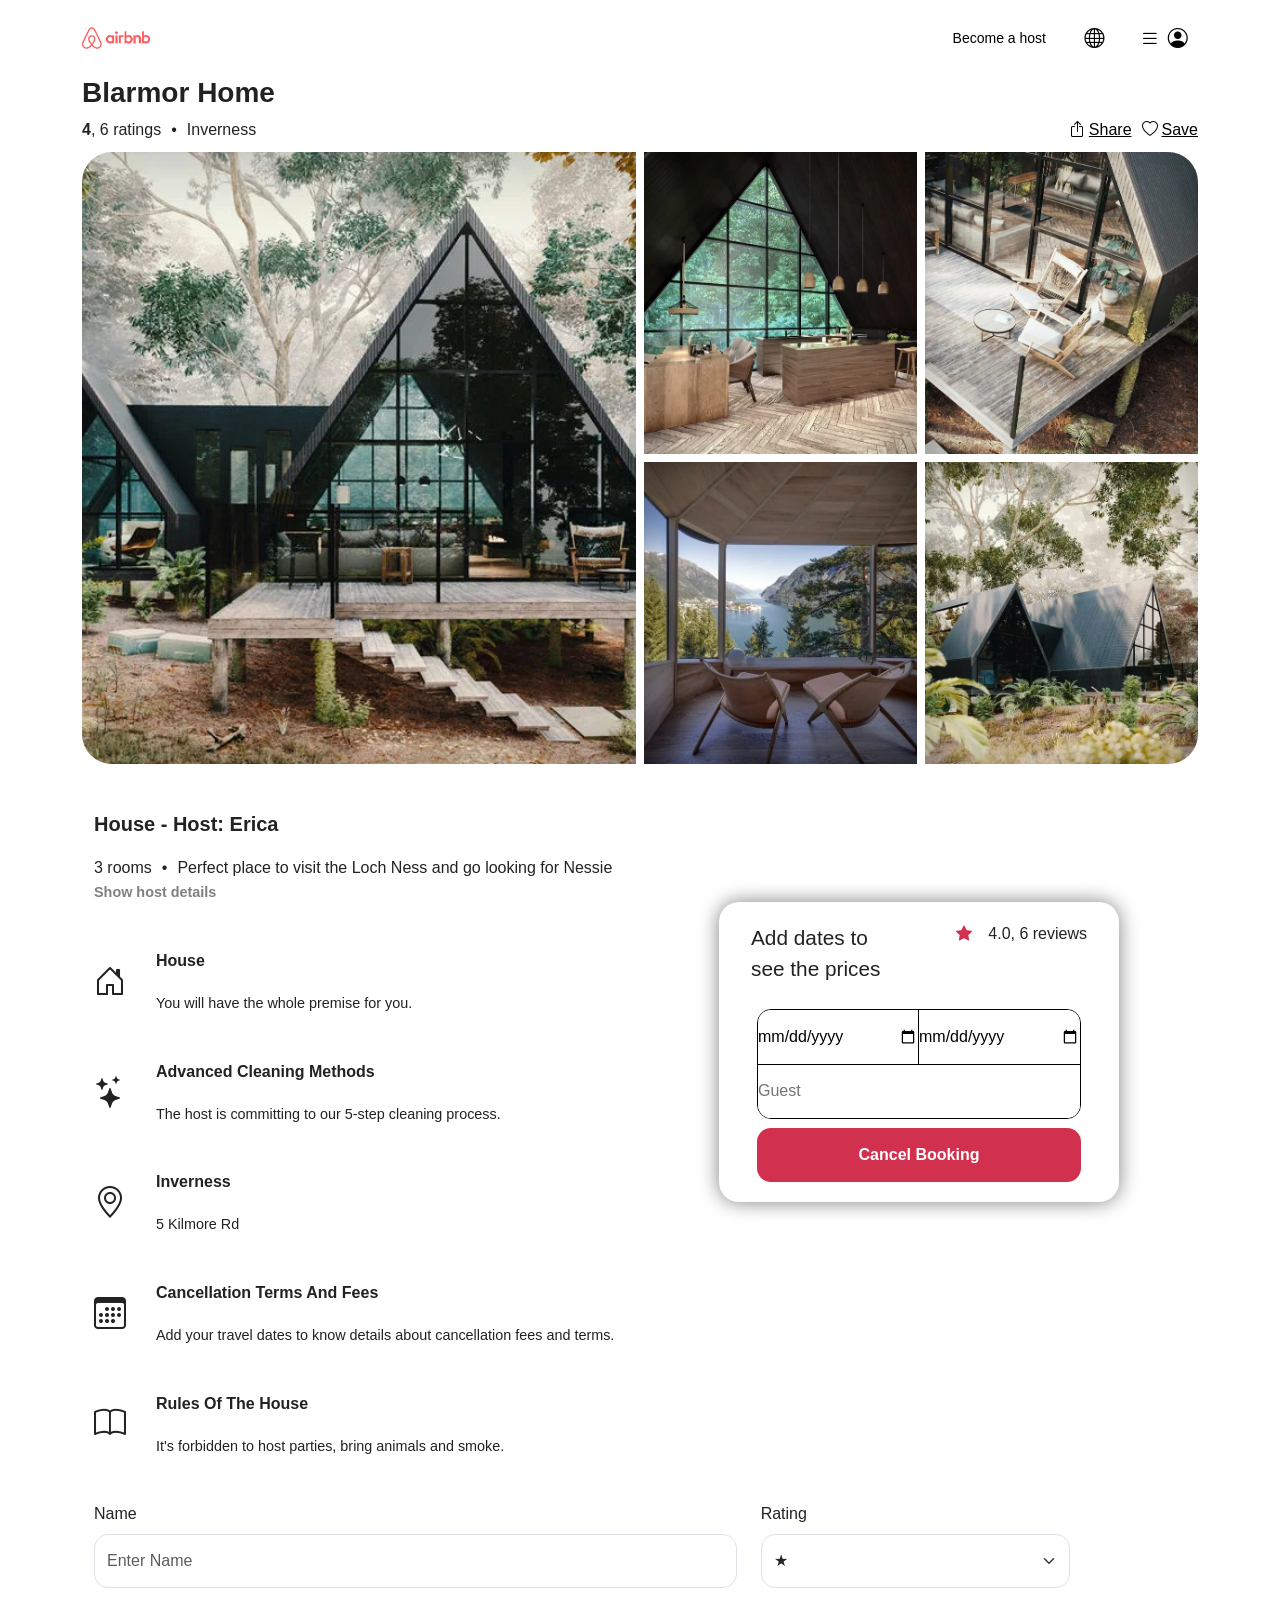
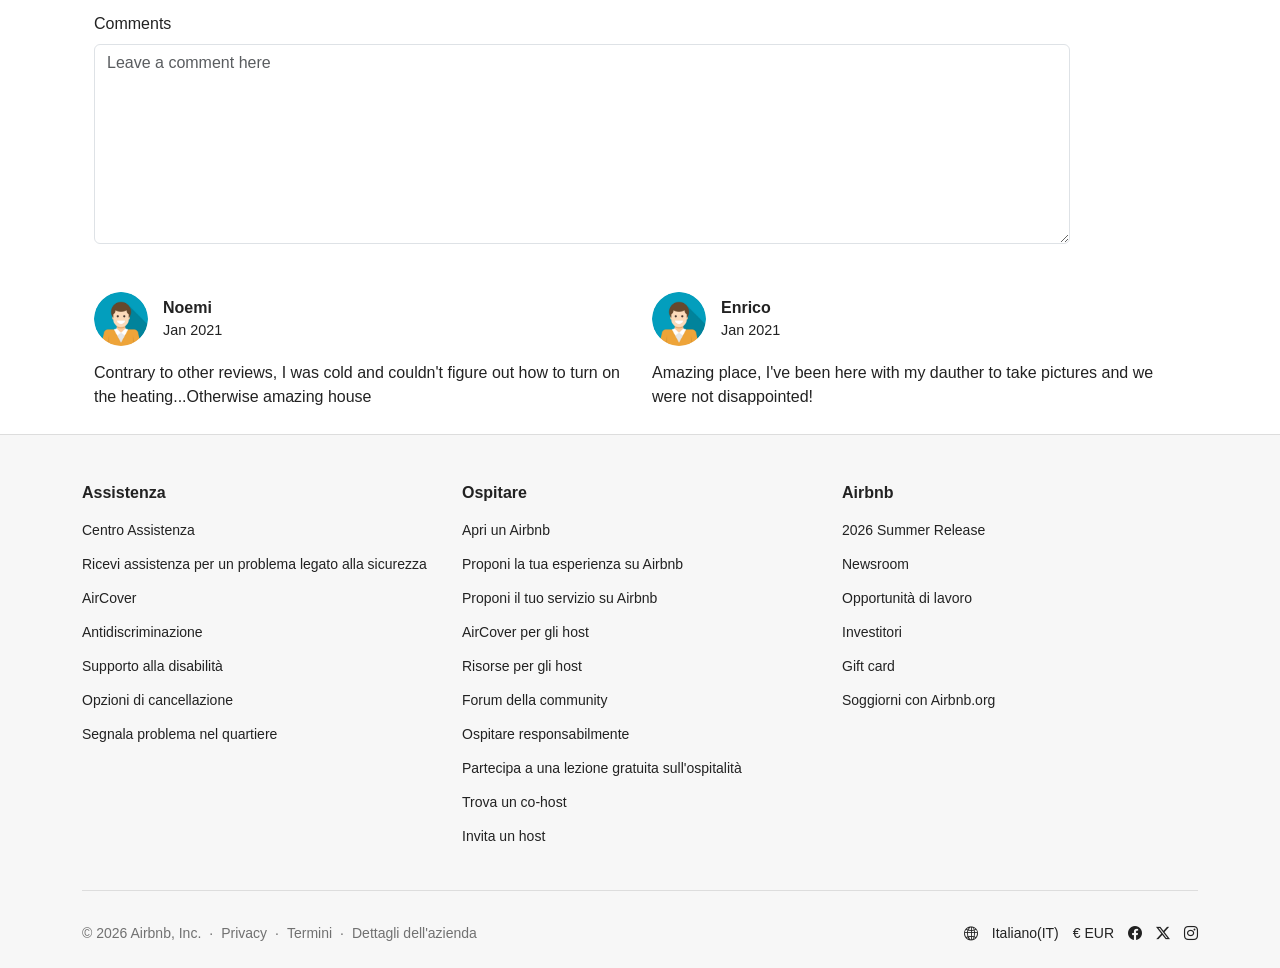
<file: dettaglio.html>
<!DOCTYPE html>
<html lang="it">
<head>
    <meta charset="UTF-8">
    <meta name="viewport" content="width=device-width, initial-scale=1.0">
    <title>Dettaglio</title>
    <link href="https://cdn.jsdelivr.net/npm/bootstrap@5.3.8/dist/css/bootstrap.min.css" rel="stylesheet" integrity="sha384-sRIl4kxILFvY47J16cr9ZwB07vP4J8+LH7qKQnuqkuIAvNWLzeN8tE5YBujZqJLB" crossorigin="anonymous">
    <link rel="stylesheet" href="https://cdn.jsdelivr.net/npm/bootstrap-icons@1.13.1/font/bootstrap-icons.min.css">
    <link rel="stylesheet" href="header.css">
    <link rel="stylesheet" href="styleDettaglio.css">
    

</head>
<body>
    <header class="topbar">
        <nav class="navbar navbar-expand-lg py-3">
            <div class="container-xl"><!--fix-->

                <!-- logo -->
                <a href="/index.html" class="navbar-brand brand me-0">
                    <img src="assets/logo-pink.png" alt="Airbnb logo">
                </a>

                    <!-- bottone hamburger -->
                <button class="navbar-toggler custom-toggler border-0 shadow-none" type="button" data-bs-toggle="collapse" data-bs-target="#airbnbNavbar" aria-controls="airbnbNavbar" aria-expanded="false" aria-label="Toggle navigation">
                    <span class="navbar-toggler-icon"></span>
                </button>

                    <!-- contenuto collassabile -->
                <div class="collapse navbar-collapse justify-content-end" id="airbnbNavbar">

                    <!-- parte destra -->
                        <div class="d-flex flex-column flex-lg-row align-items-start align-items-lg-center gap-2 gap-lg-3 topbar-right">
                        <a href="#" class="host-link text-decoration-none">Become a host</a>

                        <button class="icon-btn d-flex align-items-center justify-content-center" type="button">
                            <i class="bi bi-globe"></i>
                        </button>

                        <button class="profile-btn align-items-center gap-2" type="button">
                            <i class="bi bi-list" style="color: black;"></i>
                            <i class="bi bi-person-circle"></i>
                        </button>
                        </div>
                </div>
            </div>
        </nav>
    </header>
    <main>
        <div class="container-md">
            <section class="mb-5" id="section-Image">
                <h3 class="text-capitalize">blarmor home</h3>
                <div id="info-section-Image">
                    <div id="ratings-section-Image">
                        <p><span>4</span>, 6 ratings</p>
                        <p class="text-capitalize">inverness</p>
                    </div>
                    <div id="others-actions">
                        <a href="#" class="d-flex gap-1">
                            <i class="bi bi-box-arrow-up"></i>
                            <p>Share</p>
                        </a>
                        <a href="#" class="d-flex gap-1">
                            <i class="bi bi-heart"></i>
                            <p>Save</p>
                        </a>
                        
                    </div>
                </div>
                <div class="container" id="images">
                    <div class="row g-2">
                        <div class="col-12 col-md-6">
                            <img src="/assets/1.webp" alt="immagine bnb" >
                        </div>
                        <div class="col-12 col-md-6">
                            <div class="row g-2">
                                <div class="col-6">
                                    <img src="/assets/2.webp" alt="airbnb">
                                </div>
                                <div class="col-6">
                                    <img src="/assets/3.webp" alt="airbnb">
                                </div>
                                <div class="col-6">
                                    <img src="/assets/4.webp" alt="airbnb">
                                </div>
                                <div class="col-6">
                                    <img src="/assets/5.webp" alt="airbnb">
                                </div>
                            </div>
                        </div>
                    </div>
                </div>
            </section>
            <section id="section-Descrizione">
                <div class="container">
                    <div class="row">
                        <div class="col-12 col-md-6">
                            <h5 class="text-capitalize">house - host: Erica</h5>
                            <div class="d-flex" id="descriptionPlace">
                                <p style="white-space: nowrap;">3 rooms</p>
                                <p>Perfect place to visit the Loch Ness and go looking for Nessie</p>
                            </div>
                            
                            <a href="#">Show host details</a>
                            
                            <ul>
                                <li>
                                    <i class="bi bi-house-door"></i>
                                    <div>
                                        <p>House</p>
                                        <p>You will have the whole premise for you.</p>
                                    </div>
                                </li>
                                <li>
                                    <i class="bi bi-stars"></i>
                                    <div>
                                        <p>advanced cleaning methods</p>
                                        <p>The host is committing to our 5-step cleaning process.</p>
                                    </div>
                                </li>
                                <li>
                                    <i class="bi bi-geo-alt"></i>
                                    <div>
                                        <p>inverness</p>
                                        <p>5 Kilmore Rd</p>
                                    </div>
                                </li>
                                <li>
                                    <i class="bi bi-calendar3"></i>
                                    <div>
                                        <p>cancellation terms and fees</p>
                                        <p>Add your travel dates to know details about cancellation fees and terms.</p>
                                    </div>
                                </li>
                                <li>
                                    <i class="bi bi-book"></i>
                                    <div>
                                        <p>rules of the house</p>
                                        <p>It's forbidden to host parties, bring animals and smoke.</p>
                                    </div>
                                </li>
                            </ul>
                        </div>
                        <div class="col-12 col-md-6">
                            <div class="d-flex justify-content-center">
                                <form class="row justify-content-center" id="datePrice">
                                    <div class="d-flex justify-content-between mb-4">
                                        <p>Add dates to <br>see the prices</p>
                                        <div class="d-flex gap-3">
                                            <i class="bi bi-star-fill"></i>
                                            <p>4.0, 6 reviews</p>
                                        </div>
                                    </div>
                                    <div class="container" id="formsDateGuest">
                                        <div class="row">
                                            <div class="col-6 p-0 " id="firstFormDate">
                                                <input type="date">
                                            </div>
                                            <div class="col-6 p-0">
                                                <input type="date">
                                            </div>
                                        </div>
                                        <div class="row">
                                            <div class="col-12 p-0">
                                                <input type="text" placeholder="Guest">
                                            </div>
                                        </div>
                                    </div>
                                    
                                    <button type="submit">Cancel Booking</button>
                                    
                                </form>
                            </div>
                        </div>
                    </div>
                </div>

                <form class="container mb-5">
                    <div class="row mb-4">
                        <div class="col-12 col-md-8">
                            <label for="fname" class="form-label">Name</label>
                            <input type="text" class="form-control" id="fname" name="firstname" placeholder="Enter Name">
                        </div>
                        <div class="col-12 col-md-4">
                            <label for="rating" class="form-label">Rating</label>
                            <select class="form-select" id="rating" name="ratings">
                                <option value="1">
                                    ★
                                </option>
                                <option value="2">
                                    ★★
                                </option>
                                <option value="3">
                                    ★★★
                                </option>
                                <option value="4">
                                    ★★★★
                                </option>
                                <option value="5">
                                    ★★★★★
                                </option>
                            </select>
                        </div>
                    </div>
                    <div class="row">
                        <div class="col">
                            <label for="floatingTextarea2" class="form-label">Comments</label>
                            <textarea class="form-control" placeholder="Leave a comment here" id="floatingTextarea2" style="height: 200px"></textarea>
                        </div>
                    </div>
                </form>
                
            </section>
            <section id="section-Recensioni">
                <div class="container">
                    <div class="row">
                        <div class="col-12 col-md-6 commentUser">
                            <div class="infoUtente">
                                <div>
                                    <img src="/assets/propic.png" alt="immagine profilo" class="img-fluid">
                                </div>
                                <div>
                                    <p>Noemi</p>
                                    <p>Jan 2021</p>
                                </div>
                            </div>
                            <p>Contrary to other reviews, I was cold and couldn't figure out how to turn on the heating...Otherwise amazing house</p>
                        </div>
                        <div class="col-12 col-md-6 commentUser">
                            <div class="infoUtente">
                                <div>
                                    <img src="/assets/propic.png" alt="immagine profilo" class="img-fluid">
                                </div>
                                <div>
                                    <p>Enrico</p>
                                    <p>Jan 2021</p>
                                </div>
                            </div>
                            <p>Amazing place, I've been here with my dauther to take pictures and we were not disappointed!</p>
                        </div>
                    </div>
                </div>
            </section>
        </div>
        
    </main>
    <footer>

        <div class="container">
            <div class="row">
                <div class="col-12 col-md-4">

                    <h6>Assistenza</h6>
                    <ul>
                        <li><a href="#">Centro Assistenza</a></li>
                        <li><a href="#">Ricevi assistenza per un problema legato alla sicurezza</a></li>
                        <li><a href="#">AirCover</a></li>
                        <li><a href="#">Antidiscriminazione</a></li>
                        <li><a href="#">Supporto alla disabilità</a></li>
                        <li><a href="#">Opzioni di cancellazione</a></li>
                        <li><a href="#">Segnala problema nel quartiere</a></li>
                        
                    </ul>
                </div>

                <div class="col-12 col-md-4">

                    <h6>Ospitare</h6>
                    <ul>
                        <li><a href="#">Apri un Airbnb</a></li>
                        <li><a href="#">Proponi la tua esperienza su Airbnb</a></li>
                        <li><a href="#">Proponi il tuo servizio su Airbnb</a></li>
                        <li><a href="#">AirCover per gli host</a></li>
                        <li><a href="#">Risorse per gli host</a></li>
                        <li><a href="#">Forum della community</a></li>
                        <li><a href="#">Ospitare responsabilmente</a></li>
                        <li><a href="#">Partecipa a una lezione gratuita sull'ospitalità</a></li>
                        <li><a href="#">Trova un co-host</a></li>
                        <li><a href="#">Invita un host</a></li>
                    </ul>
                </div>

                <div class="col-12 col-md-4">

                    <h6>Airbnb</h6>
                    <ul>
                        <li><a href="#">2026 Summer Release</a></li>
                        <li><a href="#">Newsroom</a></li>
                        <li><a href="#">Opportunità di lavoro</a></li>
                        <li><a href="#">Investitori</a></li>
                        <li><a href="#">Gift card</a></li>
                        <li><a href="#">Soggiorni con Airbnb.org</a></li>
                    </ul>
                </div>
            </div>

            <div class="footer-divider"></div>

            <div class="footer-bottom">
                 <div class="footer-left">
                    <span>© 2026 Airbnb, Inc.</span> 
                    <span>·</span>
                    <a href="#">Privacy</a>
                    <span>·</span>
                    <a href="#">Termini</a>
                    <span>·</span>
                    <a href="#">Dettagli dell'azienda</a>
                </div>

                <div class="footer-right">
                    <i class="bi bi-globe2"></i>
                    <span>Italiano(IT)</span>
                    <span>€ EUR</span>
                    <i class="bi bi-facebook"></i>
                    <i class="bi bi-twitter-x"></i>
                    <i class="bi bi-instagram"></i>
                </div>
            </div>
        </div>
    </footer>
    <script src="https://cdn.jsdelivr.net/npm/bootstrap@5.3.8/dist/js/bootstrap.bundle.min.js" integrity="sha384-FKyoEForCGlyvwx9Hj09JcYn3nv7wiPVlz7YYwJrWVcXK/BmnVDxM+D2scQbITxI" crossorigin="anonymous"></script>
    <script src="script.js"></script>
</body>
</html>
</file>
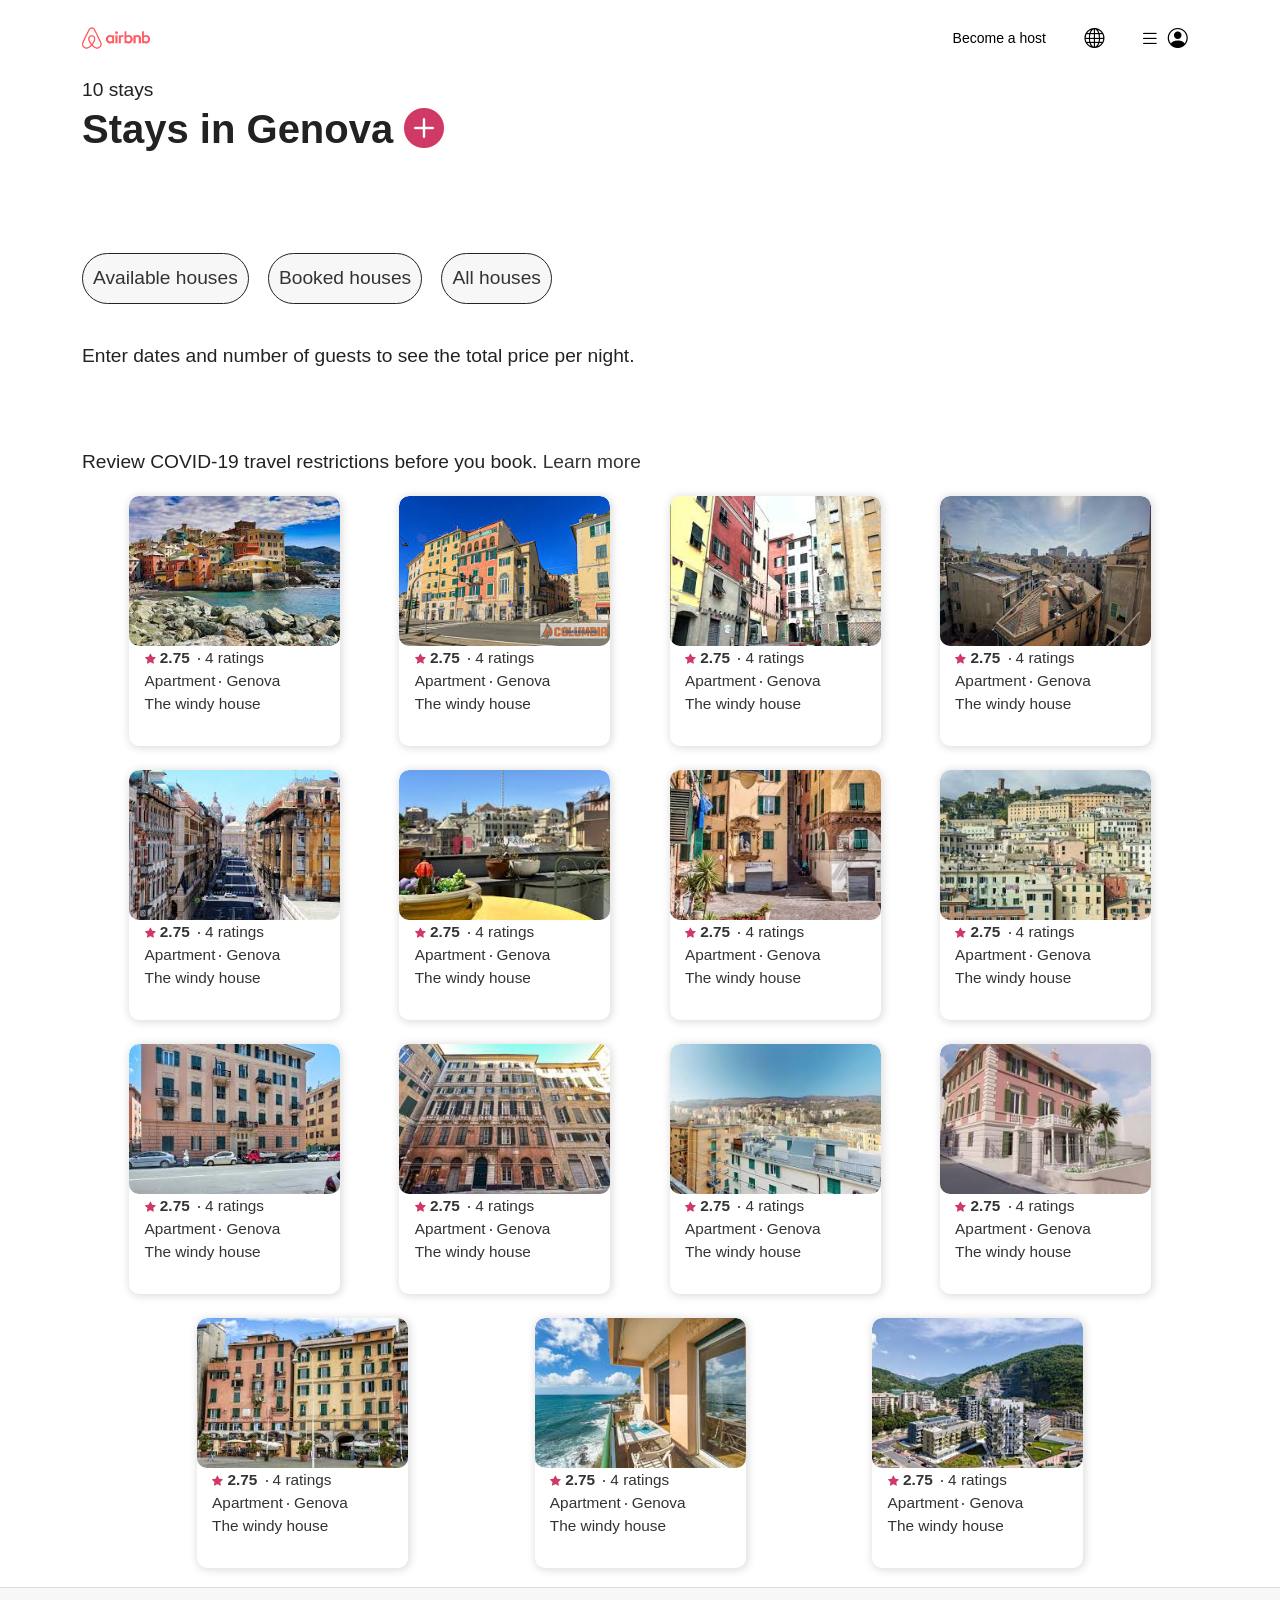
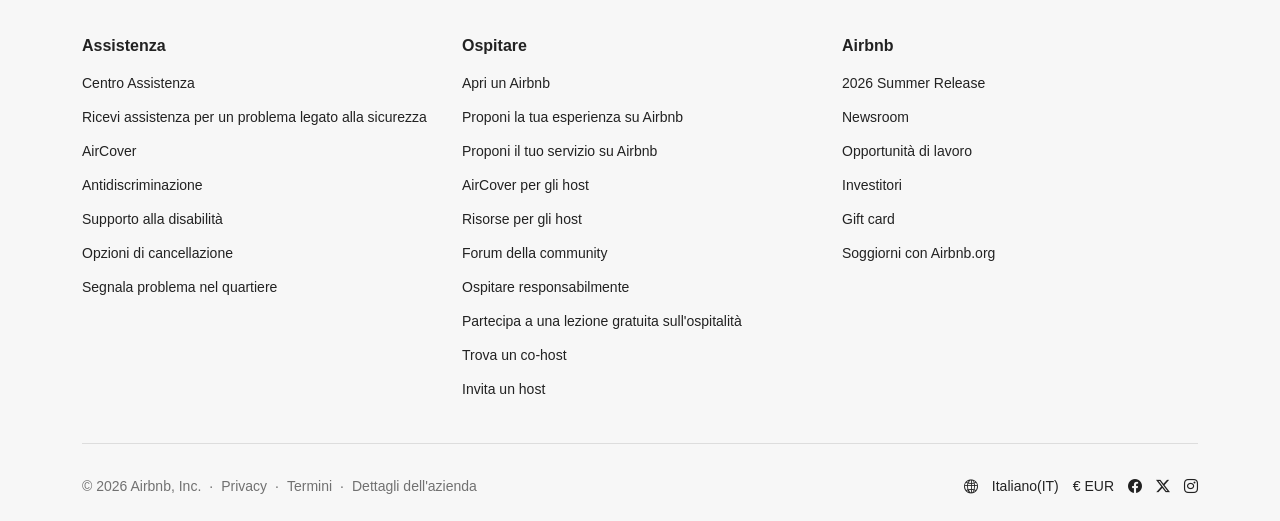
<file: indexAirbnb2.html>
<!DOCTYPE html>
<html lang="en">
<head>
    <meta charset="UTF-8">
    <meta name="viewport" content="width=device-width, initial-scale=1.0">
    <title>Airbnb2</title>
    <link href="https://cdn.jsdelivr.net/npm/bootstrap@5.3.8/dist/css/bootstrap.min.css" rel="stylesheet" integrity="sha384-sRIl4kxILFvY47J16cr9ZwB07vP4J8+LH7qKQnuqkuIAvNWLzeN8tE5YBujZqJLB" crossorigin="anonymous">
    <link rel="stylesheet" href="https://cdn.jsdelivr.net/npm/bootstrap-icons@1.13.1/font/bootstrap-icons.min.css">
    <link rel="stylesheet" href="header.css">
    <link rel="stylesheet" href="cssCustom.css">
</head>
<body>

<header class="topbar">
    <nav class="navbar navbar-expand-lg py-3">
        <div class="container-xl"><!--fix-->

            <!-- logo -->
            <a href="/index.html" class="navbar-brand brand me-0">
                <img src="assets/logo-pink.png" alt="Airbnb logo">
            </a>

                <!-- bottone hamburger -->
            <button class="navbar-toggler custom-toggler border-0 shadow-none" type="button" data-bs-toggle="collapse" data-bs-target="#airbnbNavbar" aria-controls="airbnbNavbar" aria-expanded="false" aria-label="Toggle navigation">
                <span class="navbar-toggler-icon"></span>
            </button>

                <!-- contenuto collassabile -->
            <div class="collapse navbar-collapse justify-content-end" id="airbnbNavbar">

                <!-- parte destra -->
                    <div class="d-flex flex-column flex-lg-row align-items-start align-items-lg-center gap-2 gap-lg-3 topbar-right">
                    <a href="#" class="host-link text-decoration-none">Become a host</a>

                    <button class="icon-btn d-flex align-items-center justify-content-center" type="button">
                        <i class="bi bi-globe"></i>
                    </button>

                    <button class="profile-btn align-items-center gap-2" type="button">
                        <i class="bi bi-list" style="color: black;"></i>
                        <i class="bi bi-person-circle"></i>
                    </button>
                    </div>
            </div>
        </div>
    </nav>
</header>

<main class="container-xl">
    <section class="descrCatalogo">
        <p>10 stays</p>
        <h1>Stays in Genova <a><i class="bi bi-plus-circle-fill"></i></a></h1>
        <div class="bookedLinkCont">
            <a href="">Available houses</a>
            <a href="">Booked houses</a>
            <a href="">All houses</a>
        </div>
        <p>Enter dates and number of guests to see the total price per night.</p>
        <p>Review COVID-19 travel restrictions before you book. <a href="#">Learn more</a></p>
    </section>

    <section class="cardCatalogo container-xl">
        <div class="cardCont row row-cols-1 row-cols-sm-2 row-cols-md-3 row-cols-lg-5 g-4">

            <div class="col">
                <a href="dettaglio.html">
                    <div class="oneCard">
                        <div class="imgCont">
                            <img src="assets/apart1.jpg" alt="anteprima card">
                        </div>
                        <div class="cardDesc">
                            <p><i class="bi bi-star-fill"></i>  <span>2.75</span> <i class="bi bi-dot"></i>4 ratings</p>
                            <p>Apartment<i class="bi bi-dot"></i>Genova</p>
                            <p>The windy house</p>
                        </div>
                    </div>
                </a>
            </div>
            
            <div class="col">
                <a>
                    <div class="oneCard">
                        <div class="imgCont">
                            <img src="assets/apart2.jpg" alt="anteprima card">
                        </div>
                        <div class="cardDesc">
                            <p><i class="bi bi-star-fill"></i>  <span>2.75</span> <i class="bi bi-dot"></i>4 ratings</p>
                            <p>Apartment<i class="bi bi-dot"></i>Genova</p>
                            <p>The windy house</p>
                        </div>
                    </div>
                </a>
            </div>

            <div class="col">
                <a>
                    <div class="oneCard">
                        <div class="imgCont">
                            <img src="assets/apart3.jpg" alt="anteprima card">
                        </div>
                        <div class="cardDesc">
                            <p><i class="bi bi-star-fill"></i>  <span>2.75</span> <i class="bi bi-dot"></i>4 ratings</p>
                            <p>Apartment<i class="bi bi-dot"></i>Genova</p>
                            <p>The windy house</p>
                        </div>
                    </div>
                </a>
            </div>

            <div class="col">
                <a>
                    <div class="oneCard">
                        <div class="imgCont">
                            <img src="assets/apart4.jpg" alt="anteprima card">
                        </div>
                        <div class="cardDesc">
                            <p><i class="bi bi-star-fill"></i>  <span>2.75</span> <i class="bi bi-dot"></i>4 ratings</p>
                            <p>Apartment<i class="bi bi-dot"></i>Genova</p>
                            <p>The windy house</p>
                        </div>
                    </div>
                </a>
            </div>

            <div class="col">
                <a>
                    <div class="oneCard">
                        <div class="imgCont">
                            <img src="assets/apart5.jpg" alt="anteprima card">
                        </div>
                        <div class="cardDesc">
                            <p><i class="bi bi-star-fill"></i>  <span>2.75</span> <i class="bi bi-dot"></i>4 ratings</p>
                            <p>Apartment<i class="bi bi-dot"></i>Genova</p>
                            <p>The windy house</p>
                        </div>
                    </div>
                </a>
            </div>

            <div class="col">
                <a>
                    <div class="oneCard">
                        <div class="imgCont">
                            <img src="assets/apart6.jpg" alt="anteprima card">
                        </div>
                        <div class="cardDesc">
                            <p><i class="bi bi-star-fill"></i>  <span>2.75</span> <i class="bi bi-dot"></i>4 ratings</p>
                            <p>Apartment<i class="bi bi-dot"></i>Genova</p>
                            <p>The windy house</p>
                        </div>
                    </div>
                </a>
            </div>

            <div class="col">
                <a>
                    <div class="oneCard">
                        <div class="imgCont">
                            <img src="assets/apart7.jpg" alt="anteprima card">
                        </div>
                        <div class="cardDesc">
                            <p><i class="bi bi-star-fill"></i>  <span>2.75</span> <i class="bi bi-dot"></i>4 ratings</p>
                            <p>Apartment<i class="bi bi-dot"></i>Genova</p>
                            <p>The windy house</p>
                        </div>
                    </div>
                </a>
            </div>

            <div class="col">
                <a>
                    <div class="oneCard">
                        <div class="imgCont">
                            <img src="assets/apart8.jpg" alt="anteprima card">
                        </div>
                        <div class="cardDesc">
                            <p><i class="bi bi-star-fill"></i>  <span>2.75</span> <i class="bi bi-dot"></i>4 ratings</p>
                            <p>Apartment<i class="bi bi-dot"></i>Genova</p>
                            <p>The windy house</p>
                        </div>
                    </div>
                </a>
            </div>

            <div class="col">
                <a>
                    <div class="oneCard">
                        <div class="imgCont">
                            <img src="assets/apart9.jpg" alt="anteprima card">
                        </div>
                        <div class="cardDesc">
                            <p><i class="bi bi-star-fill"></i>  <span>2.75</span> <i class="bi bi-dot"></i>4 ratings</p>
                            <p>Apartment<i class="bi bi-dot"></i>Genova</p>
                            <p>The windy house</p>
                        </div>
                    </div>
                </a>
            </div>

            <div class="col">
                <a>
                    <div class="oneCard">
                        <div class="imgCont">
                            <img src="assets/apart10.jpg" alt="anteprima card">
                        </div>
                        <div class="cardDesc">
                            <p><i class="bi bi-star-fill"></i>  <span>2.75</span> <i class="bi bi-dot"></i>4 ratings</p>
                            <p>Apartment<i class="bi bi-dot"></i>Genova</p>
                            <p>The windy house</p>
                        </div>
                    </div>
                </a>
            </div>

            <div class="col">
                <a>
                    <div class="oneCard">
                        <div class="imgCont">
                            <img src="assets/apart11.jpg" alt="anteprima card">
                        </div>
                        <div class="cardDesc">
                            <p><i class="bi bi-star-fill"></i>  <span>2.75</span> <i class="bi bi-dot"></i>4 ratings</p>
                            <p>Apartment<i class="bi bi-dot"></i>Genova</p>
                            <p>The windy house</p>
                        </div>
                    </div>
                </a>
            </div>

            <div class="col">
                <a>
                    <div class="oneCard">
                        <div class="imgCont">
                            <img src="assets/apart12.jpg" alt="anteprima card">
                        </div>
                        <div class="cardDesc">
                            <p><i class="bi bi-star-fill"></i>  <span>2.75</span> <i class="bi bi-dot"></i>4 ratings</p>
                            <p>Apartment<i class="bi bi-dot"></i>Genova</p>
                            <p>The windy house</p>
                        </div>
                    </div>
                </a>
            </div>

            <div class="col">
                <a>
                    <div class="oneCard">
                        <div class="imgCont">
                            <img src="assets/apart13.jpg" alt="anteprima card">
                        </div>
                        <div class="cardDesc">
                            <p><i class="bi bi-star-fill"></i>  <span>2.75</span> <i class="bi bi-dot"></i>4 ratings</p>
                            <p>Apartment<i class="bi bi-dot"></i>Genova</p>
                            <p>The windy house</p>
                        </div>
                    </div>
                </a>
            </div>

            <div class="col">
                <a>
                    <div class="oneCard">
                        <div class="imgCont">
                            <img src="assets/apart14.jpg" alt="anteprima card">
                        </div>
                        <div class="cardDesc">
                            <p><i class="bi bi-star-fill"></i>  <span>2.75</span> <i class="bi bi-dot"></i>4 ratings</p>
                            <p>Apartment<i class="bi bi-dot"></i>Genova</p>
                            <p>The windy house</p>
                        </div>
                    </div>
                </a>
            </div>

            <div class="col">
                <a>
                    <div class="oneCard">
                        <div class="imgCont">
                            <img src="assets/apart15.jpg" alt="anteprima card">
                        </div>
                        <div class="cardDesc">
                            <p><i class="bi bi-star-fill"></i>  <span>2.75</span> <i class="bi bi-dot"></i>4 ratings</p>
                            <p>Apartment<i class="bi bi-dot"></i>Genova</p>
                            <p>The windy house</p>
                        </div>
                    </div>
                </a>
            </div>
            
        </div>
    </section>
</main>

<footer>

        <div class="container">
            <div class="row">
                <div class="col-12 col-md-4">

                    <h6>Assistenza</h6>
                    <ul>
                        <li><a href="#">Centro Assistenza</a></li>
                        <li><a href="#">Ricevi assistenza per un problema legato alla sicurezza</a></li>
                        <li><a href="#">AirCover</a></li>
                        <li><a href="#">Antidiscriminazione</a></li>
                        <li><a href="#">Supporto alla disabilità</a></li>
                        <li><a href="#">Opzioni di cancellazione</a></li>
                        <li><a href="#">Segnala problema nel quartiere</a></li>
                        
                    </ul>
                </div>

                <div class="col-12 col-md-4">

                    <h6>Ospitare</h6>
                    <ul>
                        <li><a href="#">Apri un Airbnb</a></li>
                        <li><a href="#">Proponi la tua esperienza su Airbnb</a></li>
                        <li><a href="#">Proponi il tuo servizio su Airbnb</a></li>
                        <li><a href="#">AirCover per gli host</a></li>
                        <li><a href="#">Risorse per gli host</a></li>
                        <li><a href="#">Forum della community</a></li>
                        <li><a href="#">Ospitare responsabilmente</a></li>
                        <li><a href="#">Partecipa a una lezione gratuita sull'ospitalità</a></li>
                        <li><a href="#">Trova un co-host</a></li>
                        <li><a href="#">Invita un host</a></li>
                    </ul>
                </div>

                <div class="col-12 col-md-4">

                    <h6>Airbnb</h6>
                    <ul>
                        <li><a href="#">2026 Summer Release</a></li>
                        <li><a href="#">Newsroom</a></li>
                        <li><a href="#">Opportunità di lavoro</a></li>
                        <li><a href="#">Investitori</a></li>
                        <li><a href="#">Gift card</a></li>
                        <li><a href="#">Soggiorni con Airbnb.org</a></li>
                    </ul>
                </div>
            </div>

            <div class="footer-divider"></div>

            <div class="footer-bottom">
                 <div class="footer-left">
                    <span>© 2026 Airbnb, Inc.</span> 
                    <span>·</span>
                    <a href="#">Privacy</a>
                    <span>·</span>
                    <a href="#">Termini</a>
                    <span>·</span>
                    <a href="#">Dettagli dell'azienda</a>
                </div>

                <div class="footer-right">
                    <i class="bi bi-globe2"></i>
                    <span>Italiano(IT)</span>
                    <span>€ EUR</span>
                    <i class="bi bi-facebook"></i>
                    <i class="bi bi-twitter-x"></i>
                    <i class="bi bi-instagram"></i>
                </div>
            </div>
        </div>
    </footer>
   




<script src="https://cdn.jsdelivr.net/npm/@popperjs/core@2.11.8/dist/umd/popper.min.js" integrity="sha384-I7E8VVD/ismYTF4hNIPjVp/Zjvgyol6VFvRkX/vR+Vc4jQkC+hVqc2pM8ODewa9r" crossorigin="anonymous"></script>
<script src="https://cdn.jsdelivr.net/npm/bootstrap@5.3.8/dist/js/bootstrap.min.js" integrity="sha384-G/EV+4j2dNv+tEPo3++6LCgdCROaejBqfUeNjuKAiuXbjrxilcCdDz6ZAVfHWe1Y" crossorigin="anonymous"></script>
<script src="script.js"></script>


</body>
</html>
</file>
<file: header.css>
:root {
    --color-black: #000000;
    --color-white: #ffffff;
    --color-dark: #222222;
    --color-gray: #717171;
    --color-light-gray: #f7f7f7;
    --color-border: #dddddd;
    --hero-overlay: rgba(0, 0, 0, 0.45);
    --airbnb-red: #d1304e;
    --airbnb-red-hover: #f60934;
    --color-dark-hover: #1f1f1f;
    --color-soft-text: #cfcfcf;
    --color-soft-text-2: #d8d8d8;
}

/* RESET */
* {
    margin: 0;
    padding: 0;
    box-sizing: border-box;
}

body {
    color: var(--color-dark);
    font-family: Arial, Helvetica, sans-serif;
    background-color: var(--color-white);
    opacity: 0;
    transition: opacity 0.5s ease
}

body.page-loaded{
  opacity: 1;
}

body.page-exit{
  opacity: 0;
}

img {
    display: block;
    max-width: 100%;
}

/* =========================
   NAVBAR
========================= */
.topbar {
    background-color: var(--color-white);
}

.navbar {
    background-color: var(--color-white);
}

.brand img {
    height: 34px;
}

.custom-toggler {
    padding: 4px 8px;
}

.navbar-toggler-icon {
    filter: invert(1);
}

.navbar-nav .nav-item {
    margin: 0;
}

.topbar-link {
    color: var(--color-light-gray);
    font-size: 14px;
    font-weight: 500;
    padding: 10px 16px !important;
    border-radius: 999px;
    transition: background-color 0.2s ease, color 0.2s ease;
}

.topbar-link:hover,
.topbar-link.active {
    background-color: var(--color-dark-hover);
    color: var(--color-light-gray);
}

/*fix navbar toggle menu*/

.navbar-collapse {
        /*fix*/display: flex;
        align-items: center;
        flex: 1;
        position: absolute;
        top: 76px;
        right: 0;
        padding: 0;
    }

/*--------------*/

.host-link {
    color: var(--color-black);
    font-size: 14px;
    font-weight: 500;
    padding: 10px 12px;
    border-radius: 999px;
    transition: background-color 0.2s ease;
    white-space: nowrap;
}

.host-link:hover {
    background-color: var(--color-soft-text);
    border: 1px solid var(--color-soft-text);
}

.icon-btn {
    width: 40px;
    height: 40px;
    border: none;
    border-radius: 50%;
    background: transparent;
    color: var(--color-black);
    padding: 0;
    transition: background-color 0.2s ease;
}

.icon-btn:hover {
    background-color: var(--color-soft-text);
}

.icon-btn i {
    font-size: 20px;
}

.profile-btn {
    padding: 7px 10px;
    border: none;
    background-color: transparent;
    transition: all 0.2s ease;
    /*fix*/display: flex;
}

.profile-btn:hover {
    box-shadow: 0 2px 8px rgba(0, 0, 0, 0.15);
    background-color: var(--color-soft-text);
    border-radius: 999px;
}

.profile-btn i {
    color: var(--color-gray);
    font-size: 20px;
}

.profile-btn i:last-child{
    color:var(--color-black);
}

/* DESKTOP NAVBAR */
@media (min-width: 992px) {
    .navbar .container {
        display: flex;
        align-items: center;
    }

    .brand {
        flex: 0 0 140px;
    }

    .navbar-collapse {
        /*fix*/display: flex;
        align-items: center;
        flex: 1;
        /*fix*/position: static;
    }

    .nav-center {
        flex: 1;
        display: flex;
        justify-content: center;
        gap: 8px;
    }

    .topbar-right {
        flex: 0 0 220px;
        display: flex;
        justify-content: flex-end;
        align-items: center;
    }
}

/* =========================
   HERO
========================= */
.hero {
    background-color: var(--color-black);
    padding: 20px 0 56px;
}

.hero-wrapper {
    display: flex;
    flex-direction: column;
    gap: 32px;
}

/* FORM DI RICERCA */
.airbnb-search {
    display: flex;
    align-items: center;
    background-color: var(--color-light-gray);
    border-radius: 999px;
    padding: 4px 6px 4px 14px;
    width: 100%;
    max-width: 620px;
    margin: 0 auto;
    gap: 4px;
    box-shadow: 0 6px 18px rgba(0, 0, 0, 0.12);
}

.search-group {
    display: flex;
    flex-direction: column;
    justify-content: center;
    padding: 8px 14px;
    flex: 1;
    min-width: 0;
    position: relative;
}

.search-group label {
    font-size: 12px;
    font-weight: 600;
    color: var(--color-dark);
    margin-bottom: 3px;
}

.search-group input {
    width: 100%;
    border: none;
    outline: none;
    background: transparent;
    color: var(--color-gray);
    font-size: 13px;
}

.search-group input::placeholder {
    color: var(--color-gray);
}

.search-lens {
    display: flex;
    align-items: center;
    justify-content: center;
    width: 40px;
    height: 40px;
    border-radius: 50%;
    background-color: var(--airbnb-red);
    cursor: pointer;
    flex-shrink: 0;
    transition: background-color 0.2s ease;
}

.search-lens:hover {
    background-color: var(--airbnb-red-hover);
}

/* CONTENUTO HERO */
.hero-content {
    background-image: url("assets/home.jpg");
    background-size: cover;
    background-position: center;
    background-repeat: no-repeat;
    display: flex;
    align-items: center;
    height: 400px;
}

.hero-text {
    flex: 0 0 20%;
    margin-left: 40px;
    color: var(--color-light-gray);

}

.hero-subtitle {
    color: var(--color-soft-text);
    font-size: 18px;
    margin-bottom: 10px;
}

.hero-text h1 {
    font-size: 75px;
    line-height: 0.95;
    font-weight: 700;
    margin-bottom: 18px;
}

.hero-description {
    color: var(--color-soft-text-2);
    font-size: 16px;
    line-height: 1.6;
    margin-bottom: 24px;
    max-width: 420px;
}

.hero-btn {
    display: inline-block;
    background-color: var(--color-light-gray);
    color: var(--color-dark);
    text-decoration: none;
    padding: 8px 8px;
    border-radius: 12px;
    font-size: 14px;
    font-weight: 600;
}

.hero-btn:hover {
    color: var(--color-dark);
}

.hero-image {
    flex: 0 0 56%;
}

.hero-image img {
    width: 100%;
    height: 480px;
    object-fit: cover;
    border-radius: 24px;
}

/* =========================
   CARDS SECTION
========================= */
.discover-section {
    background-color: var(--color-white);
}

.section-overline {
    font-size: 14px;
    color: var(--color-gray);
    text-transform: uppercase;
    letter-spacing: 1px;
}

.section-title {
    font-size: 36px;
    font-weight: 700;
    color: var(--color-dark);
}

.discover-link {
    color: var(--color-dark);
    text-decoration: none;
    font-weight: 600;
}

.discover-link:hover {
    text-decoration: underline;
}

.stay-card {
    background-color: var(--color-white);
    border-radius: 22px;
    overflow: hidden;
    box-shadow: 0 8px 24px rgba(0, 0, 0, 0.08);
    transition: transform 0.2s ease;
}

.stay-card:hover {
    transform: translateY(-4px);
}

.stay-card img {
    width: 100%;
    height: 260px;
    object-fit: cover;
}

.stay-card-body {
    padding: 18px;
}

.stay-card-body h5 {
    font-size: 18px;
    margin-bottom: 6px;
    color: var(--color-dark);
}

.stay-card-body p {
    font-size: 14px;
    color: var(--color-gray);
    margin: 0;
}

/* =========================
   PLACES / DESTINAZIONI
========================= */

/* sezione che contiene tutte le card */
.places {
    padding: 40px 0;
    background-color: var(--color-white);
}

.place-card {
    display: flex;
    align-items: center;
    gap: 12px;
    cursor: pointer;
    min-height: 76px;
    padding: 10px 12px;
    border-radius: 12px;
    transition: background-color 0.2s ease, transform 0.2s ease;
}

.place-card img {
    width: 60px;
    height: 60px;
    border-radius: 12px;
    object-fit: cover;
    transition: transform 0.2s ease;
}

.place-card:hover {
    background-color: var(--color-light-gray);
    transform: translateY(-2px);
}

.place-card h4 {
    margin: 0;
    font-size: 16px;
}

.place-card p {
    margin: 0;
    font-size: 14px;
    color: var(--color-gray);
}

/* =========================
   FOOTER
========================= */
footer {
    background-color: var(--color-light-gray);
    border-top: 1px solid var(--color-border);
    padding: 48px 0 24px;
}

footer h6 {
    color: var(--color-dark);
    font-weight: 600;
    margin-bottom: 16px;
    font-size: 16px;
}

footer ul {
    list-style: none;
    padding: 0;
    margin: 0;
}

footer ul li {
    margin-bottom: 10px;
}

footer ul li a {
    text-decoration: none;
    color: var(--color-dark);
    font-size: 14px;
}

footer ul li a:hover {
    text-decoration: underline;
}

.footer-divider {
    margin: 32px 0;
    border-top: 1px solid var(--color-border);
}

.footer-bottom {
    display: flex;
    justify-content: space-between;
    align-items: center;
    flex-wrap: wrap;
}

.footer-left {
    display: flex;
    align-items: center;
    flex-wrap: wrap;
    gap: 8px;
    color: var(--color-gray);
    font-size: 14px;
}

.footer-left a {
    text-decoration: none;
    color: var(--color-gray);
}

.footer-left a:hover {
    text-decoration: underline;
}

.footer-right {
    display: flex;
    align-items: center;
    gap: 14px;
    color: var(--color-dark);
    font-size: 14px;
    flex-wrap: wrap;
}

.footer-right i,
.footer-right span {
    cursor: pointer;
}

/* =========================
   TABLET + SMARTPHONE
========================= */
@media (max-width: 991.98px) {
    .navbar-collapse {
        padding-top: 18px;
    }

    .nav-center {
        align-items: flex-start !important;
        gap: 6px;
        margin-bottom: 18px;
    }

    .topbar-link {
        padding: 8px 0 !important;
        border-radius: 0;
    }

    .topbar-link:hover,
    .topbar-link.active {
        background-color: transparent;
    }

    .topbar-right {
        display: flex;
        flex-direction: column;
        align-items: flex-start;
        gap: 10px;
    }

    .hero {
        padding: 20px 0 40px;
    }

    .airbnb-search {
        flex-direction: column;
        align-items: stretch;
        border-radius: 20px;
        padding: 12px;
        gap: 10px;
        max-width: 420px;
    }

    .search-group {
        width: 100%;
        padding: 10px 12px;
        border: 1px solid var(--color-border);
        border-radius: 14px;
    }

    .search-group label {
        font-size: 11px;
    }

    .search-group input {
        font-size: 12px;
    }

    .search-group:not(:last-of-type)::after {
        display: none;
    }

    .search-lens {
        width: 100%;
        height: 44px;
        border-radius: 14px;
    }

    .hero-content {
        align-items: flex-end;
        height: 360px;
        padding: 0 24px 28px;
    }

    .hero-text {
        flex: 0 0 auto;
        margin-left: 0;
        margin-top: auto;
    }

    .hero-text h1 {
        font-size: 48px;
        margin-bottom: 14px;
    }

    .hero-btn {
        padding: 9px 12px;
        font-size: 13px;
    }

    .places {
        padding: 28px 0;
    }

    footer {
        padding: 40px 0 24px;
    }

    .footer-bottom {
        flex-direction: column;
        align-items: flex-start;
        gap: 12px;
    }
}

@media (max-width: 575.98px) {
    .hero {
        padding: 16px 0 32px;
    }

    .airbnb-search {
        max-width: 320px;
        padding: 10px;
        gap: 8px;
    }

    .search-group {
        padding: 8px 10px;
        border-radius: 12px;
    }

    .search-lens {
        height: 40px;
    }

    .hero-content {
        height: 300px;
        padding: 0 18px 22px;
    }

    .hero-text h1 {
        font-size: 38px;
        line-height: 0.98;
    }

    .hero-btn {
        padding: 8px 10px;
        font-size: 12px;
    }
}
</file>
<file: styleDettaglio.css>
@media (max-width: 992px) {
    #airbnbNavbar {
        background-color: white;
        border-radius: 10px;
        box-shadow: 0px 5px 10px black;
    }
}


p {
    margin: 0;
}
/*      section Image       */

#section-Image h3 {
    font-weight: 600;
}

#info-section-Image {
    display: flex;
    justify-content: space-between;
    margin-bottom: 10px;
}

#ratings-section-Image {
    display: flex;
}

#ratings-section-Image p span {
    font-weight: 600;
}

#ratings-section-Image p:first-child::after {
    content: "•";
    padding: 10px 10px;
}

#others-actions {
    display: flex;
    gap: 10px;
}

#others-actions a {
    color: black;
    transition: all 0.3s linear;
}

#others-actions a:hover,
#others-actions a:focus,
#others-actions a:active {
    color: #f60934;
}

#images {
    padding: 0;
    border-radius: 30px;
    overflow: hidden;
}

#images img {
    width: 100%;
    height: 100%;
    object-fit: cover;
}

/*      section descrizione       */

h5 {
    font-weight: 600;
    margin-bottom: 20px;
}

#descriptionPlace p:first-child::after {
    content: "•";
    padding: 10px 10px;
}

#section-Descrizione a:first-of-type {
    color: gray;
    font-weight: 700;
    font-size: 0.9rem;
    text-decoration: none;
}

#section-Descrizione a:first-of-type:hover {
    text-decoration: underline;
}
ul {
    list-style-type: none;
    padding: 0;
    margin-top: 5vh;
}

#section-Descrizione ul li {
    display: flex;
    align-items: center;
    gap: 30px;
    margin-bottom: 5vh;
}

#section-Descrizione ul li i {
    font-size: 2rem;
}

#section-Descrizione ul li p:first-child {
    font-weight: bold;
    margin-bottom: 20px;
    text-transform: capitalize;
}

#section-Descrizione ul li p:last-child {
    font-weight: lighter;
    font-size: 0.9rem;
}

#datePrice {
    box-sizing: border-box;
    padding: 20px;
    border-radius: 20px;
    box-shadow: 0 0 20px gray;
    max-width: 400px;
    margin-top: 10vh;
    margin-bottom: 10vh;
}

#datePrice div:first-of-type p:first-child {
    font-size: 1.3rem;
}

#datePrice div:first-of-type div i {
    color: #d1304e;
}

form.container {
    max-width: 1000px;
    margin: 0;
}
#formsDateGuest {
    border: 1px solid black;
    border-radius: 14px;
    overflow: hidden;
    width: 90%;
    margin-bottom: 1vh;
}
#formsDateGuest input {
    width: 100%;
    height: 6vh;
    border: none;
}
#formsDateGuest input[type="text"]{
    border-top: 1px solid black;
}
#firstFormDate{
    border-right: 1px solid black;
}
#datePrice button {
    width: 90%;
    background-color: #d1304e;
    color: white;
    border-radius: 14px;
    height: 6vh;
    font-weight: bold;
    border: none;
    transform: translateZ(0);
    transition-duration: 0.3s;
    transition-property: all;
}


#datePrice button:hover,
#datePrice button:focus,
#datePrice button:active {
    transform: scale(1.1);
    background-color: #f60934;
}

label {
    display: block;
}

#fname, #rating {
    width: 100%;
    height: 6vh;
    border-radius: 14px;
}

#rating i {
    color: black;
}

/*  section Recensioni  */

.infoUtente {
    display: flex;
    align-items: center;
    gap: 15px;
    height: 6vh;
    margin-bottom: 15px;
}

.infoUtente div:first-child {
    border-radius: 50%;
    overflow: hidden;
    height: 100%;
}

.infoUtente img {
    height: 100%;
}

.infoUtente div:last-child p:first-child {
    font-weight: bold;
}

.infoUtente div:last-child p:last-child {
    font-weight: lighter;
    font-size: 0.9rem;
}

.commentUser {
    margin-bottom: 25px;
}
</file>
<file: cssCustom.css>
:root{
    --color-black: #000000;
    --color-dark: #222222;
    --color-gray: #717171;
    --color-light-gray: #f7f7f7;
    --color-border: #dddddd;
    --hero-overlay: rgba(0, 0, 0, 0.45);
    --button-hover: #fdbbbb;
}

main{
    font-size: 1rem;
}

@media (width<=576px) {
    main{
    font-size: 0.8rem;
}
}

@media (width<=768px) {
    main{
    font-size: 1rem;
}
}

@media (width>768px) {
    main{
    font-size: 1.2rem;
}
}

#airbnbNavbar{
    background-color: white;
}

section.descrCatalogo p:first-of-type{
    margin: 0; 
}

section.descrCatalogo h1{
    font-weight: 700;
    margin-bottom: 2.5em;
}

section.descrCatalogo h1 a {
    cursor: pointer;
}

section.descrCatalogo h1 a i{
    color: rgb(208, 56, 101);
}

/*hover tastoPlus pagina2*/

section.descrCatalogo h1 a i:hover{
    color: rgb(248, 68, 122);
}

/*------------------*/

section.descrCatalogo .bookedLinkCont{
    width: 100%;
    display: flex;
    flex-wrap: wrap;
    gap: 1em;
}

section.descrCatalogo .bookedLinkCont a{
    border: 1px solid var(--color-dark);
    padding: 10px;
    border-radius: 30px;
    display: block;
    color: #333333;
    text-decoration: none;
    background-color: var(--color-light-gray);
}

/*hover tastiBooked pagina2*/

section.descrCatalogo .bookedLinkCont a:hover{
    background-color: var(--button-hover);
}

/*------------------*/

section.descrCatalogo p:nth-of-type(2){
    margin: 0;
    margin-top: 2em; 
}

section.descrCatalogo p:nth-of-type(3){
    margin: 0; 
    margin-top: 4em;
}

section.descrCatalogo p:nth-of-type(3) a{
    text-decoration: none;
    color: #333333;
    font-weight: 500;
}

/*hover learMoreLink pagina2*/

section.descrCatalogo p:nth-of-type(3) a:hover{
    text-decoration: underline;
}

/*------------------*/

section.cardCatalogo{
    padding-top: 1em;
    padding-bottom: 1em;
}

section.cardCatalogo .cardCont{
    height: 70%;
    justify-content: space-evenly;
}

section.cardCatalogo .cardCont .col{
    min-width: 235px;
    height: 70%;
    justify-content: space-evenly;
}

section.cardCatalogo .cardCont .col a{
    cursor: pointer;
    text-decoration: none;
}

section.cardCatalogo .cardCont .col a .oneCard{
    height: 250px;
    padding: 0;
    border-radius: 10px;
    overflow: hidden;
    box-shadow: 1px 1px 8px 1px gainsboro;
    font-size: 0.8em;
    color: #333333;
    text-decoration: none;
}

/*hover card pagina2*/

section.cardCatalogo .cardCont .col a .oneCard:hover{
    box-shadow: 1px 1px 8px 6px gainsboro;
}

/*------------------*/

section.cardCatalogo .cardCont .col a .oneCard .imgCont{
    width: 100%;
    height: 60%;
    overflow: hidden;
    border-radius: 10px;
}

section.cardCatalogo .cardCont .col a .oneCard img{
    height: 100%;
    width: 100%;
    object-fit: cover;
}

section.cardCatalogo .cardCont .col a .oneCard .cardDesc{
    height: 40%;
    width: 100%;
    padding: 0em 1em;
    padding-bottom: 1em;
}

section.cardCatalogo .cardCont .col a .oneCard .cardDesc p{
    margin: 0;
}

section.cardCatalogo .cardCont .col a .oneCard .cardDesc p:first-of-type i:first-of-type{
    font-size: 0.7em;
    color: rgb(208, 56, 101);
}

section.cardCatalogo .cardCont .col a .oneCard .cardDesc p:first-of-type i:last-of-type{
    font-size: 0.7em;
}

section.cardCatalogo .cardCont .col a .oneCard .cardDesc p:first-of-type span{
    font-weight: 600;
    
}

section.cardCatalogo .cardCont .col a .oneCard .cardDesc p:nth-last-of-type(2) i:last-of-type{
    font-size: 0.7em;
}

footer {
  background-color: var(--color-light-gray);
  border-top: 1px solid var(--color-border);
  padding: 48px 0 24px;
}

footer h6 {
  color: var(--color-dark);
  font-weight: 600;
  margin-bottom: 16px;
  font-size: 16px;
}

footer ul {
  list-style: none;
  padding: 0;
  margin: 0;
}

footer ul li {
  margin-bottom: 10px;
}

footer ul li a {
  text-decoration: none;
  color: var(--color-dark);
  font-size: 14px;
}

footer ul li a:hover {
  text-decoration: underline;
}

.footer-divider {
  margin: 32px 0;
  border-top: 1px solid var(--color-border);
}

.footer-bottom {
  display: flex;
  justify-content: space-between;
  align-items: center;
  flex-wrap: wrap;
}

.footer-left {
  display: flex;
  align-items: center;
  flex-wrap: wrap;
  gap: 8px;
  color: var(--color-gray);
  font-size: 14px;
}

.footer-left a {
  text-decoration: none;
  color: var(--color-gray);
}

.footer-left a:hover {
  text-decoration: underline;
}

.footer-right {
  display: flex;
  align-items: center;
  gap: 14px;
  color: var(--color-dark);
  font-size: 14px;
  flex-wrap: wrap;
}

.footer-right i,
.footer-right span {
  cursor: pointer;
}

@media (max-width: 991.98px) {
    footer {
    padding: 40px 0 24px;
  }

    .footer-bottom {
    flex-direction: column;
    align-items: flex-start;
    gap: 12px;
  }
}
</file>
